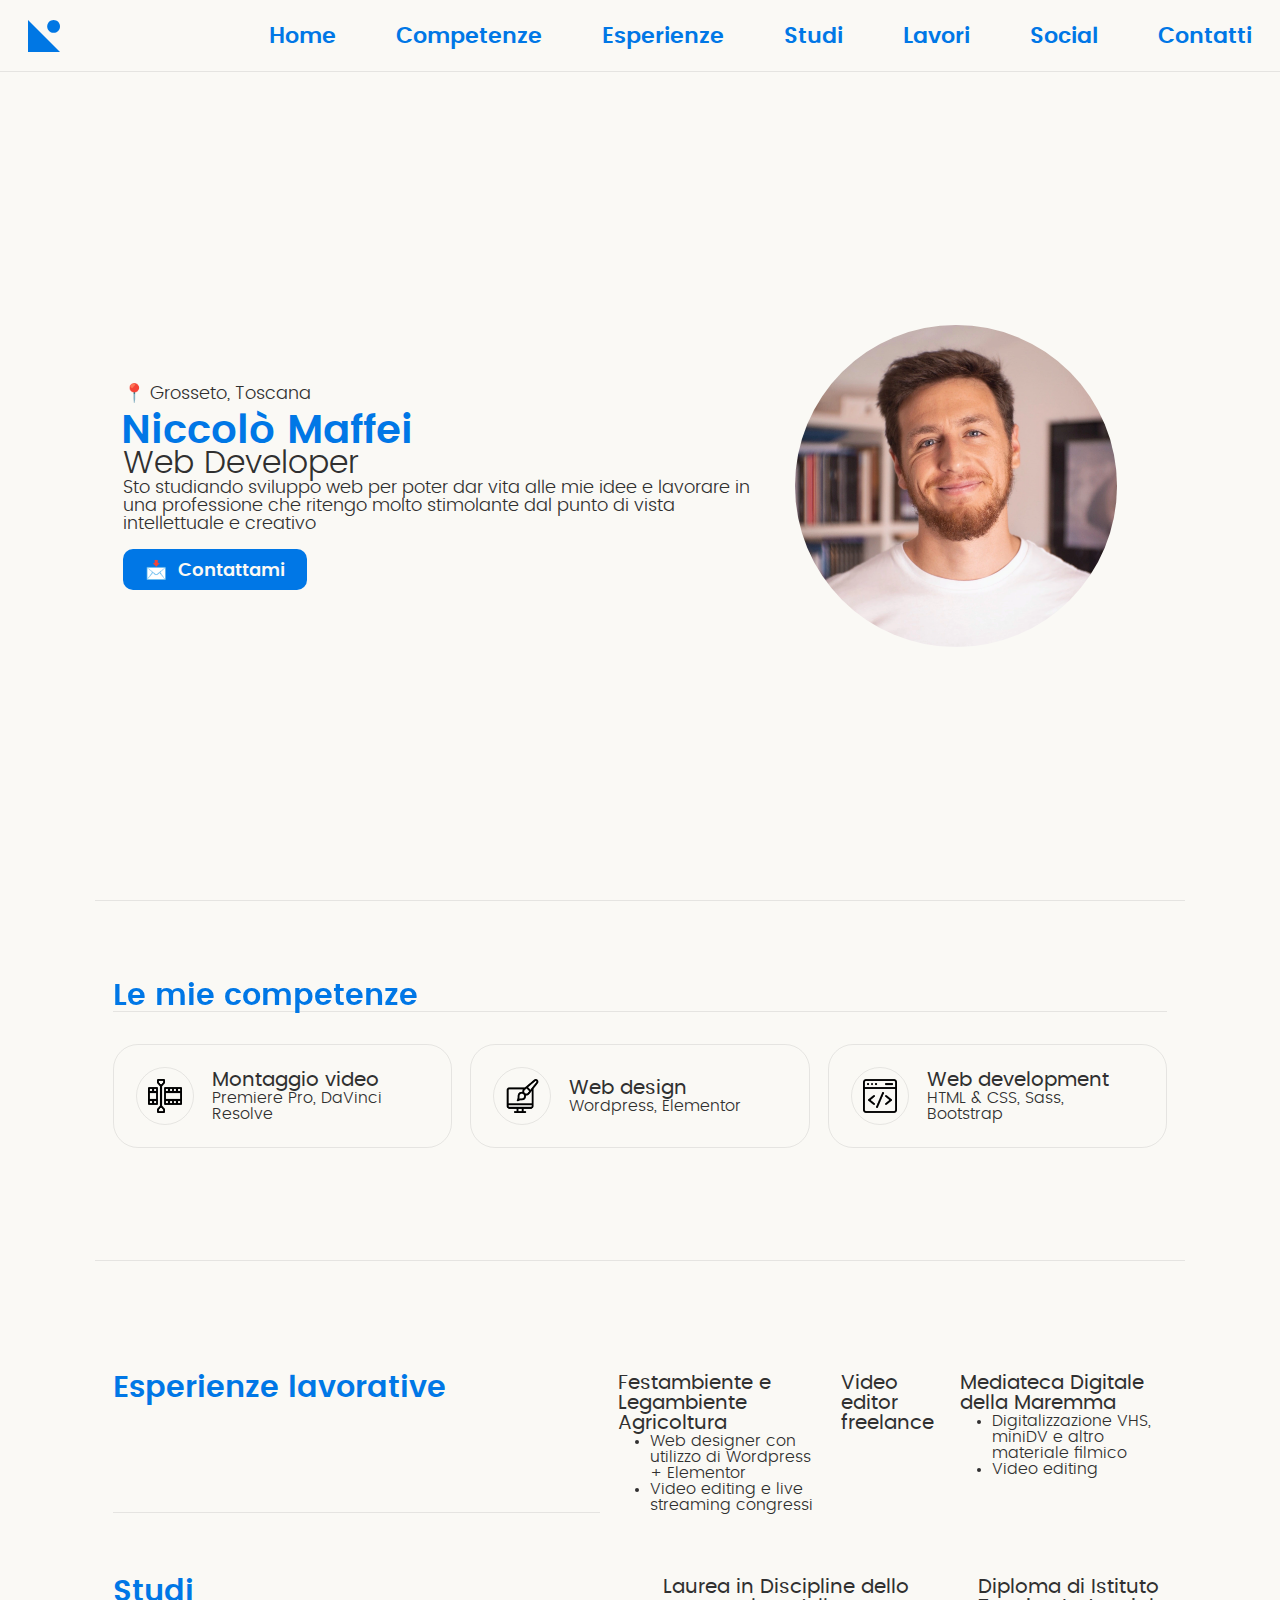
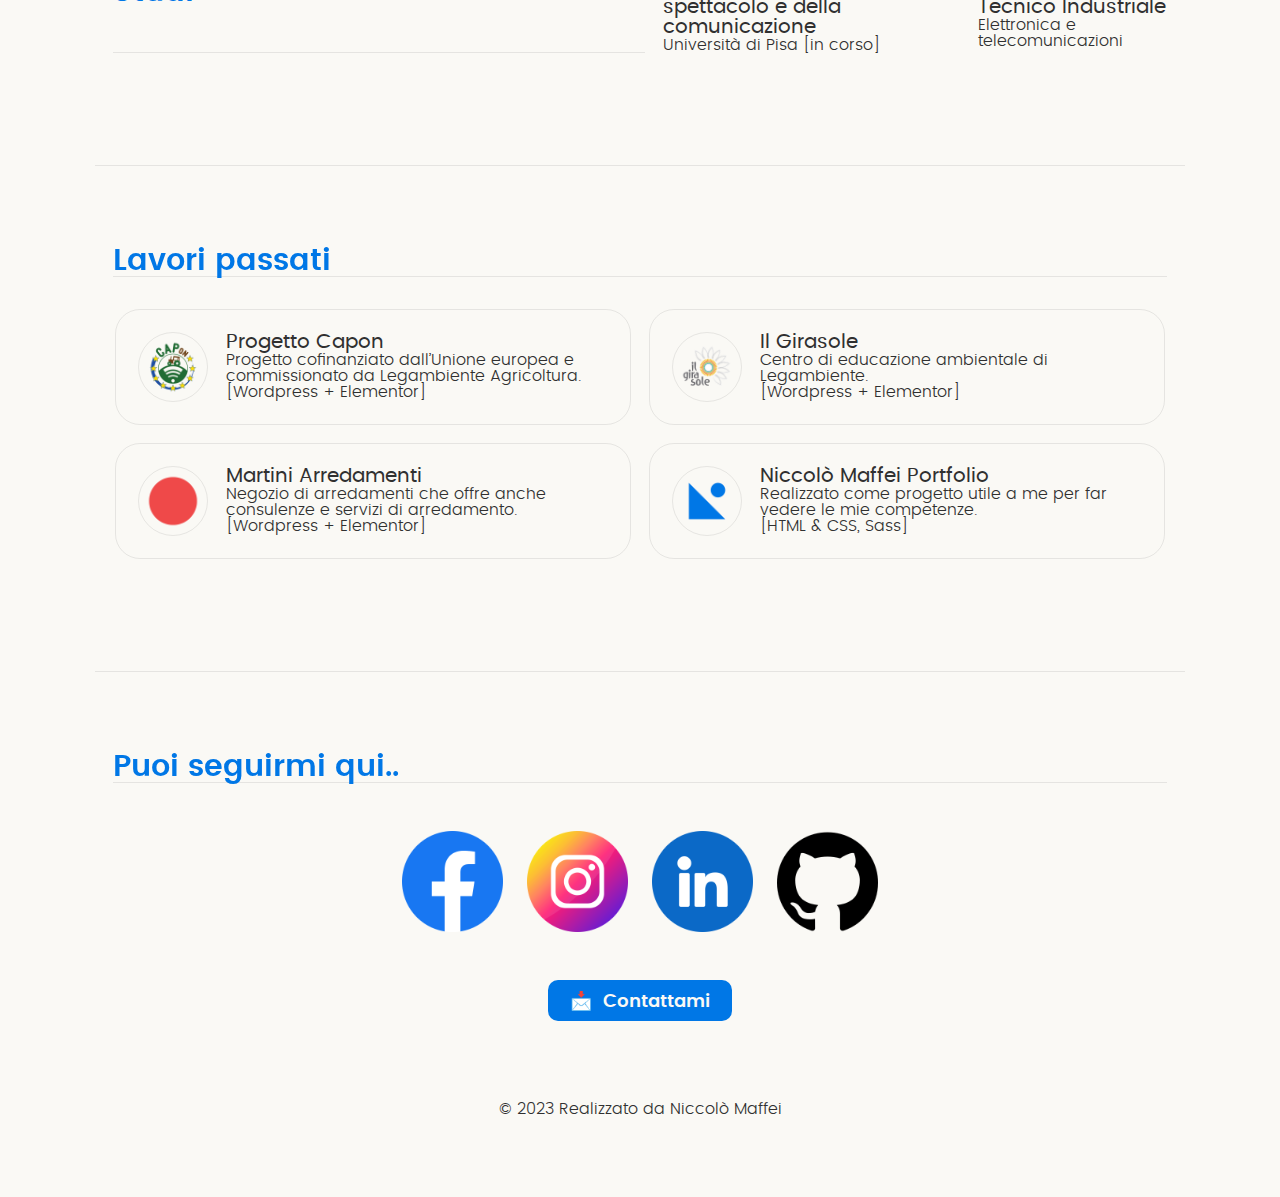
<file: portfolio.html>
<!DOCTYPE html>
<html lang="it-IT">
  <head>
    <meta charset="UTF-8">
    <title>Portfolio di Niccolò Maffei</title>
    <link rel="stylesheet" href="css/styles.css">
    <link rel="icon" type="image/x-icon" href="/media/favicon.ico">
    <meta name="theme-color" content="#faf9f5"/>

    <meta name="viewport" content="width=device-width, initial-scale=1, minimum-scale=1"/>

    <!-- Aggiunge OpenGraph e Twitter Cards -->
  </head>

  <body>
    <div>
      <header>
        <div class="logo">
        <a href="portfolio.html"><img src="media/logo-nm.svg" alt="Logo di Niccolò Maffei"></a>
        </div>

        <nav>
          <div>
            <input type="checkbox" id="hamburger">
            <label for="hamburger" id="btn"></label>

            <ul class="menu">
              <li class="menu__item"><a href="portfolio.html">Home</a></li>
              <li class="menu__item"><a href="#competenze">Competenze</a></li>
              <li class="menu__item"><a href="#esperienze">Esperienze</a></li>
              <li class="menu__item"><a href="#studi">Studi</a></li>
              <li class="menu__item"><a href="#lavori">Lavori</a></li>
              <li class="menu__item"><a href="#social">Social</a></li>
              <li class="menu__item"><a href="contatti.html">Contatti</a></li>
            </ul>
          </div>
        </nav>
      </header>
      
      <main class="page">
        <div class="hero">
          <hgroup class="hero__text">
            <p>&#128205; Grosseto, Toscana</p>
            <h1>Niccolò Maffei</h1>
            <h2>Web Developer</h2>
            <p class="hero__text--size">Sto studiando sviluppo web per poter dar vita alle mie idee e lavorare in una professione che ritengo molto stimolante dal punto di vista intellettuale e creativo</p>
            <a href="contatti.html"><button>&#128233; Contattami</button></a>
          </hgroup>
          
          <div class="hero__img">
            <figure class="hero__img--circle">
              <img src="media/foto-nm.webp" alt="Immagine di Niccolò Maffei">
            </figure>
            <span class="horizontal"></span>
          </div>
        </div>

        <span class="line"></span>

        <div id="competenze" class="container-layout">
          <h3>Le mie competenze</h3>

          <div class="block-content">
            <section class="card">
              <figure class="card__icon">
                <img src="media/film-editor.webp" alt="Icona montaggio video">
              </figure>
              <hgroup>
                <h4>Montaggio video</h4>
                <p>Premiere Pro, DaVinci Resolve</p>
              </hgroup>
            </section>

            <section class="card">
              <figure class="card__icon">
                <img src="media/graphic-design.webp" alt="Icona web design">
              </figure>
              <hgroup>
                <h4>Web design</h4>
                <p>Wordpress, Elementor</p>
              </hgroup>
            </section>

            <section class="card">
              <figure class="card__icon">
                <img src="media/web-development.webp" alt="Icona web development">
              </figure>
              <hgroup>
                <h4>Web development</h4>
                <p>HTML &amp; CSS, Sass, Bootstrap</p>
              </hgroup>
            </section>
          </div>
        </div>

        <span class="line"></span>

        <div class="container-layout">
          <div id="esperienze" class="block-content">
            <h3>Esperienze lavorative</h3>

            <section>
              <span class="circle"></span>
              <h4>Festambiente e Legambiente Agricoltura</h4>
              <ul>
                <li>Web designer con utilizzo di Wordpress + Elementor</li>
                <li>Video editing e live streaming congressi</li>
              </ul>
            </section>

            <section>
              <span class="circle"></span>
              <h4>Video editor freelance</h4>
            </section>

            <section>
              <span class="circle"></span>
              <h4>Mediateca Digitale della Maremma</h4>
              <ul>
                <li>Digitalizzazione VHS, miniDV e altro materiale filmico</li>
                <li>Video editing</li>
              </ul>
            </section>
          </div>

          <div id="studi" class="block-content">
            <h3>Studi</h3>

            <section>
              <span class="circle"></span>
              <h4>Laurea in Discipline dello spettacolo e della comunicazione</h4>
              <p>Università di Pisa [in corso]</p>
            </section>

            <section>
              <span class="circle"></span>
              <h4>Diploma di Istituto Tecnico Industriale</h4>
              <p>Elettronica e telecomunicazioni</p>
            </section>
          </div>
        </div>

        <span class="line"></span>

        <div id="lavori" class="container-layout">
          <h3>Lavori passati</h3>

          <div class="block-content">
            <section class="card">
              <img class="card__icon" src="/media/logo-capon.webp" alt="Logo Capon">
              <hgroup>
                <h4>Progetto Capon</h4>
                <p>Progetto cofinanziato dall’Unione europea e commissionato da Legambiente Agricoltura.</p>
                <p>[Wordpress + Elementor]</p>
              </hgroup>
            </section>

            <section class="card">
              <img class="card__icon" src="/media/logo-girasole.webp" alt="Logo Legambiente Il Girasole">
              <hgroup>
                <h4>Il Girasole</h4>
                <p>Centro di educazione ambientale di Legambiente.</p>
                <p>[Wordpress + Elementor]</p>
              </hgroup>
            </section>

            <section class="card">
              <img class="card__icon" src="/media/logo-martini.webp" alt="Logo Martini Arredamenti">
              <hgroup>
                <h4>Martini Arredamenti</h4>
                <p>Negozio di arredamenti che offre anche consulenze e servizi di arredamento.</p>
                <p>[Wordpress + Elementor]</p>
              </hgroup>
            </section>

            <section class="card">
              <img class="card__icon" src="/media/logo-nm.webp" alt="Logo Niccolò Maffei">
              <hgroup>
                <h4>Niccolò Maffei Portfolio</h4>
                <p>Realizzato come progetto utile a me per far vedere le mie competenze.</p>
                <p>[HTML &amp; CSS, Sass]</p>
              </hgroup>
            </section>
          </div>
        </div>

        <span class="line"></span>

        <div id="social"  class="container-layout">
          <h3>Puoi seguirmi qui..</h3>
          <ul>
            <li>
              <a href="https://www.facebook.com/mffncl/">
                <img src="/media/logo-facebook.webp" alt="Icona di Facebook">
              </a>
            </li>
            <li>
              <a href="https://www.instagram.com/niccolomaffei/">
                <img src="/media/logo-instagram.webp" alt="Icona di Instagram">
              </a>
            </li>
            <li>
              <a href="https://www.linkedin.com/in/maffeiniccolo/">
                <img src="/media/logo-linkedin.webp" alt="Icona di Linkedin">
              </a>
            </li>
            <li>
              <a href="https://github.com/niccolomaffei">
                <img src="/media/logo-github.webp" alt="Icona di GitHub">
              </a>
            </li>
          </ul>
          <a href="contatti.html"><button>&#128233; Contattami</button></a>
        </div>
        </main>
      <footer class="container-layout">
        <p>&copy; 2023 Realizzato da Niccolò Maffei</p>
      </footer>
    </div>
  </body>
</html>
</file>
<file: css/styles.css>
@font-face{font-family:"Poppins";src:url(../fonts/poppins/poppins-light-webfont.woff2) format("woff2");font-weight:300}@font-face{font-family:"Poppins";src:url(../fonts/poppins/poppins-regular-webfont.woff2) format("woff2");font-weight:400}@font-face{font-family:"Poppins";src:url(../fonts/poppins/poppins-semibold-webfont.woff2) format("woff2");font-weight:600}*,*::after,*::before{box-sizing:border-box}*{margin:0;padding:0;font:inherit}html{color-scheme:light}.page{max-width:1090px;margin:0 auto}body{background-color:#faf9f5;font-family:"Poppins";font-size:16px;font-weight:300;-webkit-font-smoothing:antialiased;color:#303030}img{max-width:100%;height:auto;vertical-align:middle;font-style:italic;background-repeat:no-repeat;background-size:cover;shape-margin:.75rem}a{text-decoration:none;color:#0077e6}a:hover{text-decoration:underline}.line{display:flex;width:100%;border-bottom:1px solid rgba(48,48,48,.1)}.container-layout{display:flex;flex-wrap:wrap;margin:5rem 1.125rem}.container-layout h3{position:sticky;width:100%;top:8svh;border-bottom:1px solid rgba(48,48,48,.1);background-color:#faf9f5}.block-content{margin:2rem 0;display:flex;flex-wrap:wrap;gap:1.125rem}.container{display:flex;flex-direction:row;width:100%;padding-right:1.125rem}.container .container-layout{width:100%;flex-direction:column}.container .block-content{flex-wrap:wrap}#social{display:flex;justify-content:center;flex-direction:column;align-items:center;gap:1rem}#social ul{display:flex;flex-direction:row;margin:2rem auto;max-width:500px}#social li{list-style:none;flex-direction:row;margin:0 .75rem}@media only screen and (min-width: 734px){.block-content{margin:2rem auto;flex-wrap:nowrap}#lavori .block-content{flex-wrap:wrap;justify-content:center}#lavori .block-content .card{width:49%}}@media only screen and (max-width: 734px){.container{flex-direction:column}.container .container-layout:first-child{margin-bottom:-3rem}}h1,h2,h3,h4,h5,h6,p{display:block;margin-block-start:0;margin-block-end:0;margin-inline-start:0;margin-inline-end:0}h1{font-family:"Poppins";font-weight:600;font-size:3.9rem;color:#0077e6;line-height:3.5rem}h2{font-size:2.9rem}h3{font-size:1.875rem;font-weight:600;color:#0077e6}h4,label{font-size:1.25rem;font-weight:400}.hero__text--size{font-size:1.175rem}p{font-family:"Poppins";font-weight:300}li{margin-left:2rem}.menu__item{font-weight:600;font-size:1.375rem;list-style:none}@media only screen and (min-width: 800px){h1{font-size:2.9rem}}button{background-color:#0077e6;text-decoration:none;font-size:1.125rem;font-weight:600;padding:10px 22px;border-radius:10px;border:none;cursor:pointer;color:#faf9f5;word-spacing:.4rem}.card,.card__icon{border:1px solid rgba(48,48,48,.1)}.card{border-radius:25px;width:100%;padding:1.375rem;display:flex;align-items:center;flex-wrap:nowrap}.card hgroup{width:100%;margin-left:1.125rem}#lavori .card{align-items:flex-start}#lavori .card__icon{padding:.25rem}.card__icon{border-radius:50%;padding:.7rem;width:70px}@media only screen and (min-width: 734px){.card{width:50%}}header{display:flex;justify-content:space-between;align-items:center;position:sticky;top:0;left:0;height:8svh;background-color:#faf9f5;border-bottom:1px solid rgba(48,48,48,.1);z-index:10}header .logo{width:20%;margin-left:1.75rem}header nav{width:80%;margin-right:1.75rem}nav>div{display:flex;justify-content:flex-end;align-items:center}.menu{display:flex;justify-content:flex-end;column-gap:1.75rem}.menu__item:hover{text-decoration:underline}#hamburger{display:none}#btn{display:none}@media only screen and (max-width: 1120px){#btn{display:flex;width:1.5rem;height:1.5rem;background:center/contain url("/media/menu-burger.svg") no-repeat;cursor:pointer;position:relative;z-index:20}#hamburger:checked+#btn{background:center/contain url("/media/cross.svg") no-repeat}header{position:relative;position:sticky}#hamburger:checked~.menu{display:flex;flex-direction:column;gap:1.5rem;position:absolute;justify-content:flex-start;top:0;right:0;background-color:#faf9f5;height:100vh;border-left:1px solid rgba(48,48,48,.1);padding-top:5rem;padding-right:5rem;z-index:19}.menu{display:none}}footer{justify-content:center}form{flex-direction:column;width:100%}form input,form textarea{display:block;width:100%;padding:.4rem;border:1px solid rgba(48,48,48,.1);border-radius:.4rem}form .req{color:red}.hero{display:flex;flex-direction:column;align-items:center;justify-content:space-around;margin:0 1.125rem;height:92svh}.hero__text p{font-size:1.125rem}.hero__text h1{font-size:2.5rem;margin-bottom:-0.8rem;margin-left:-2px}.hero__text h2{font-size:2rem}.hero__text button{margin-top:1rem}.hero__img{display:flex;flex-direction:column;align-items:center;position:relative;width:70%}.hero__img .horizontal{width:100%;border-bottom:1px solid #faf9f5;position:absolute;top:50%}.hero__img--circle{border-radius:50%;overflow:hidden;width:80%;z-index:1}@media only screen and (min-width: 734px){.hero{flex-direction:row;margin:0 1.75rem}.hero__text{margin:0}.hero__img{width:85%}}.hide{display:none}
</file>
